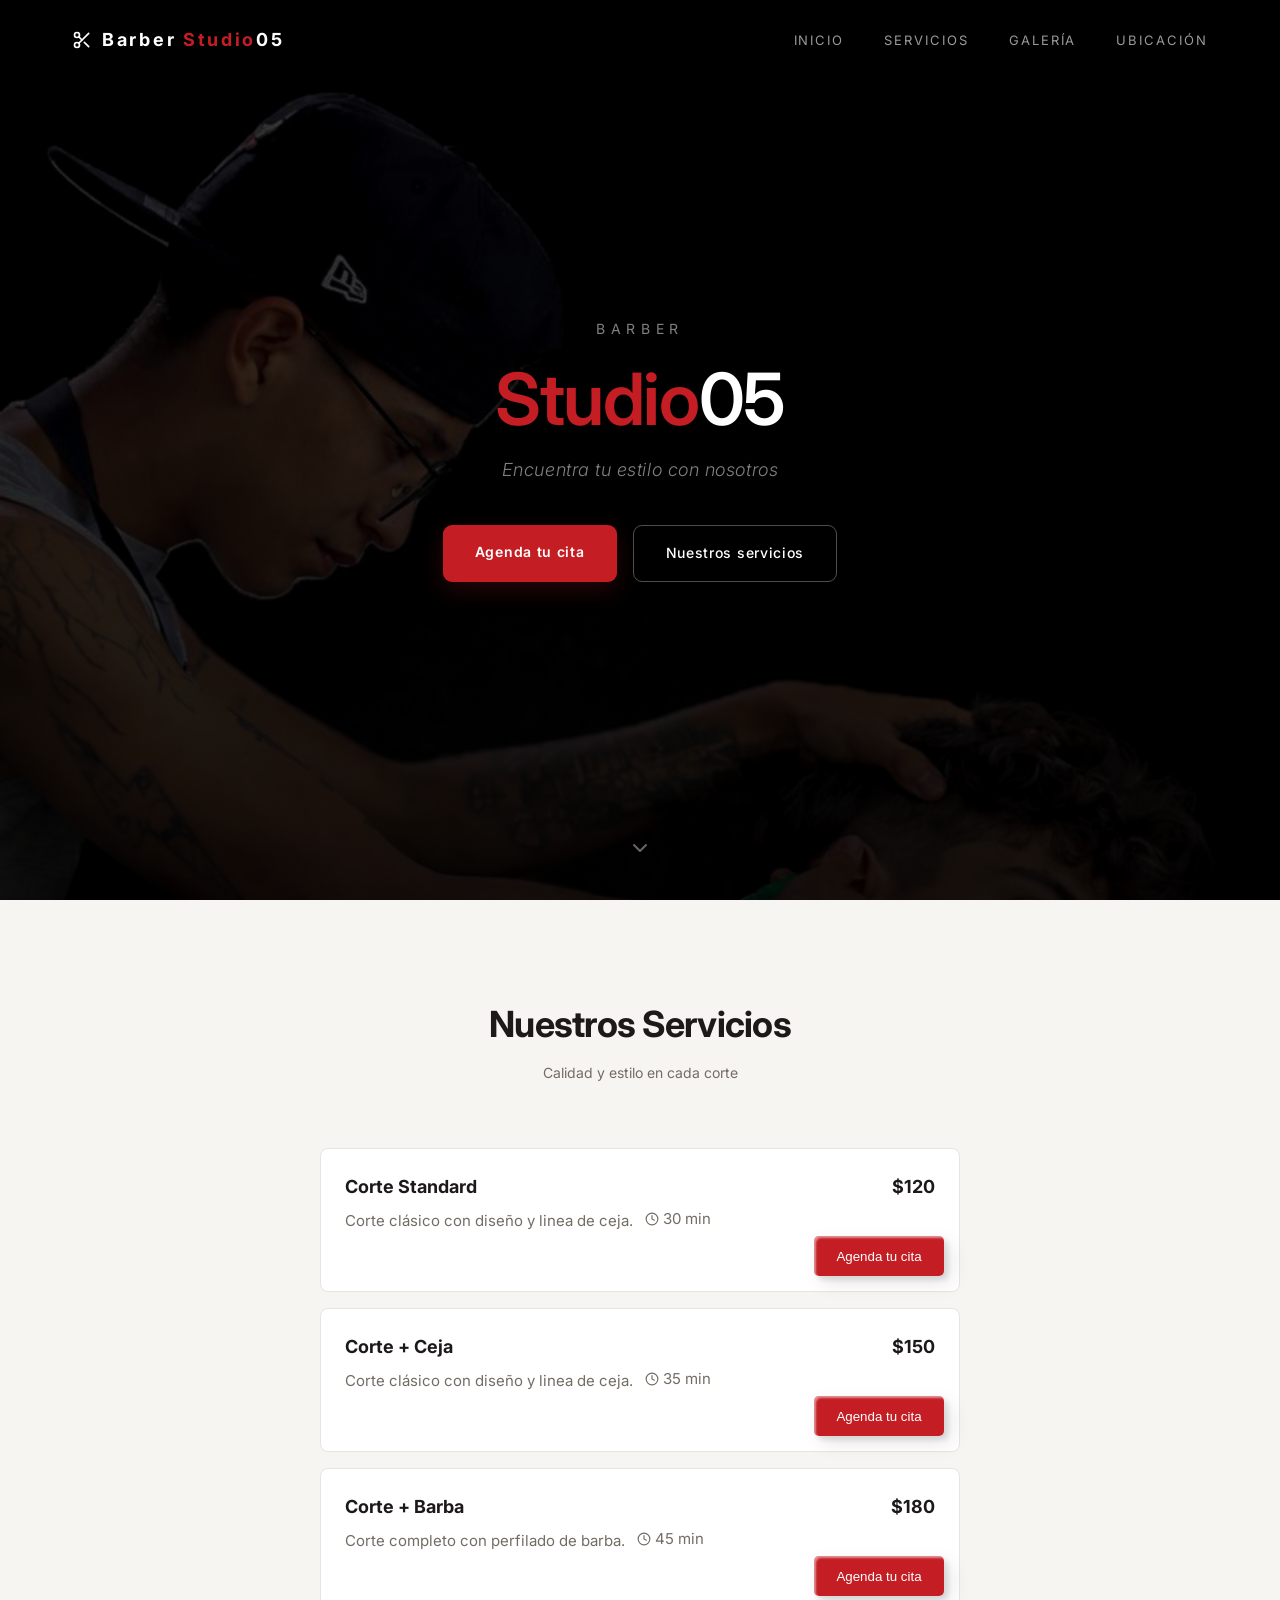
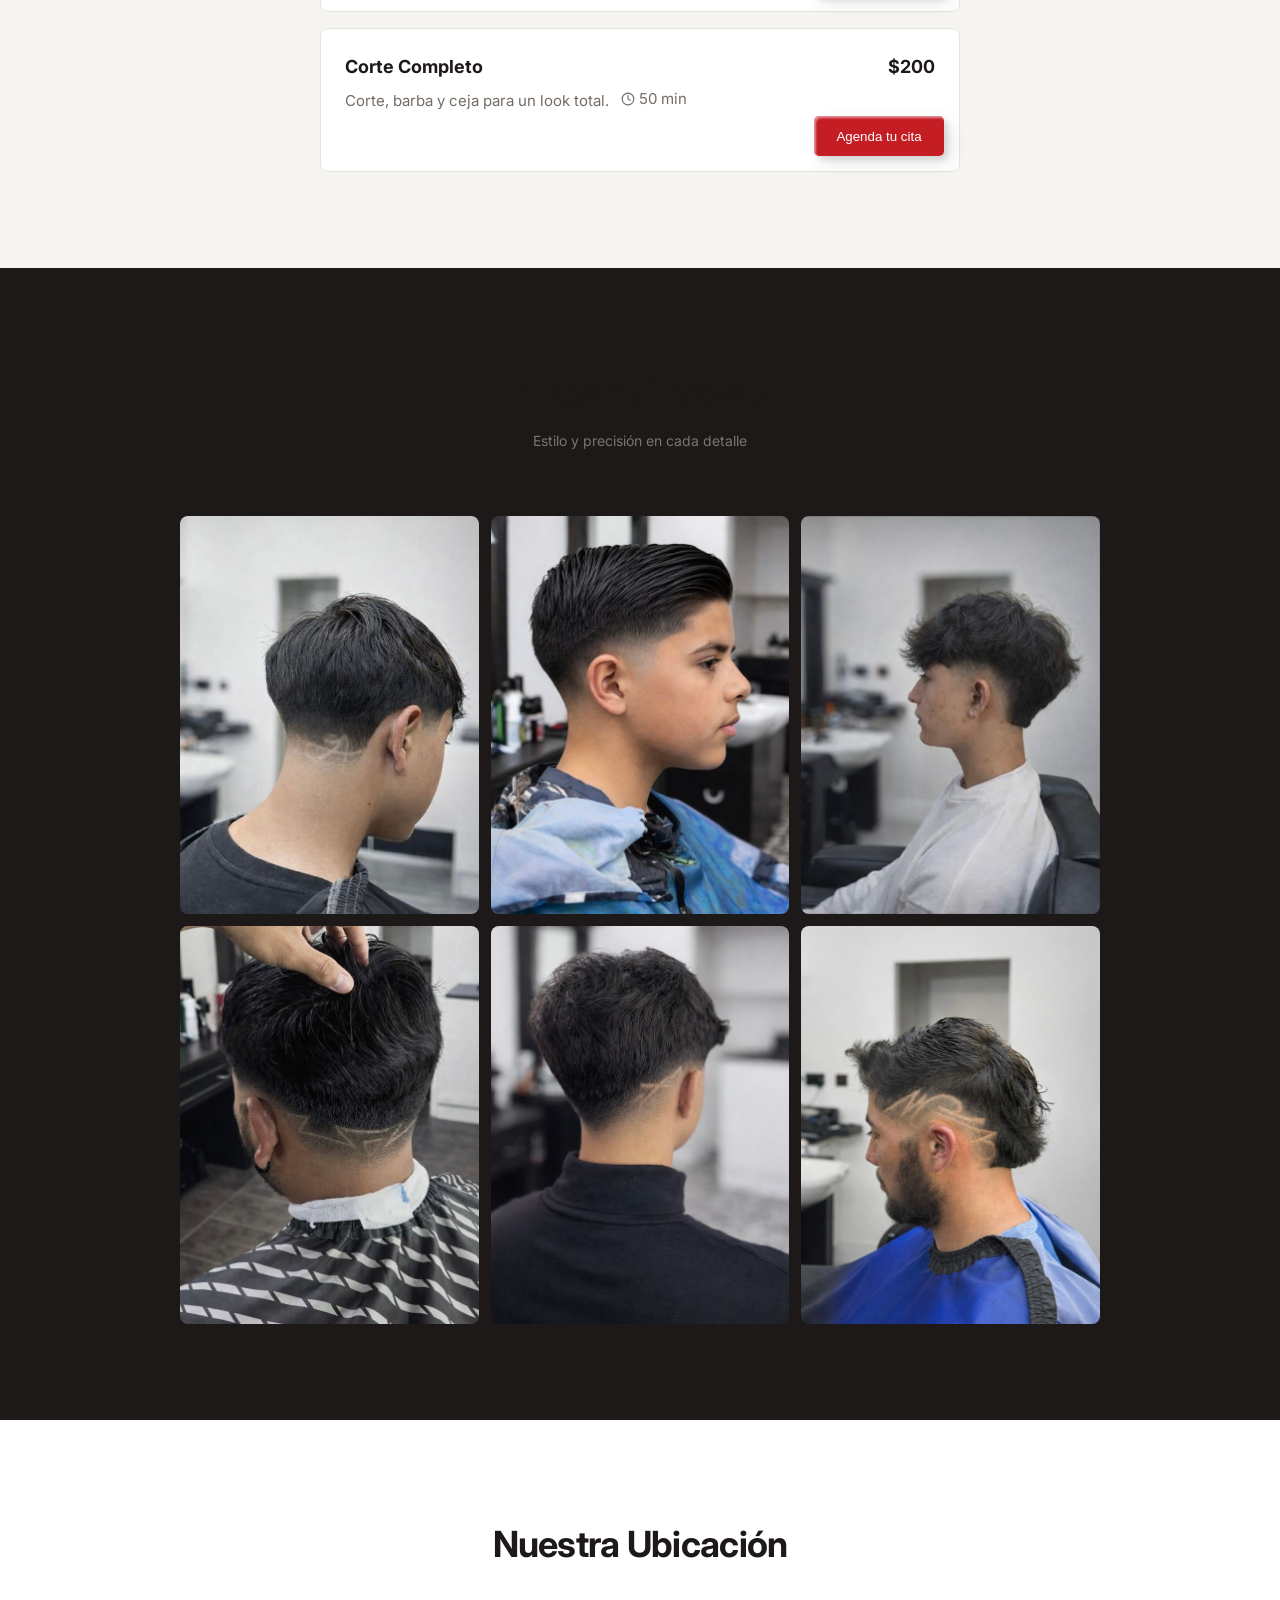
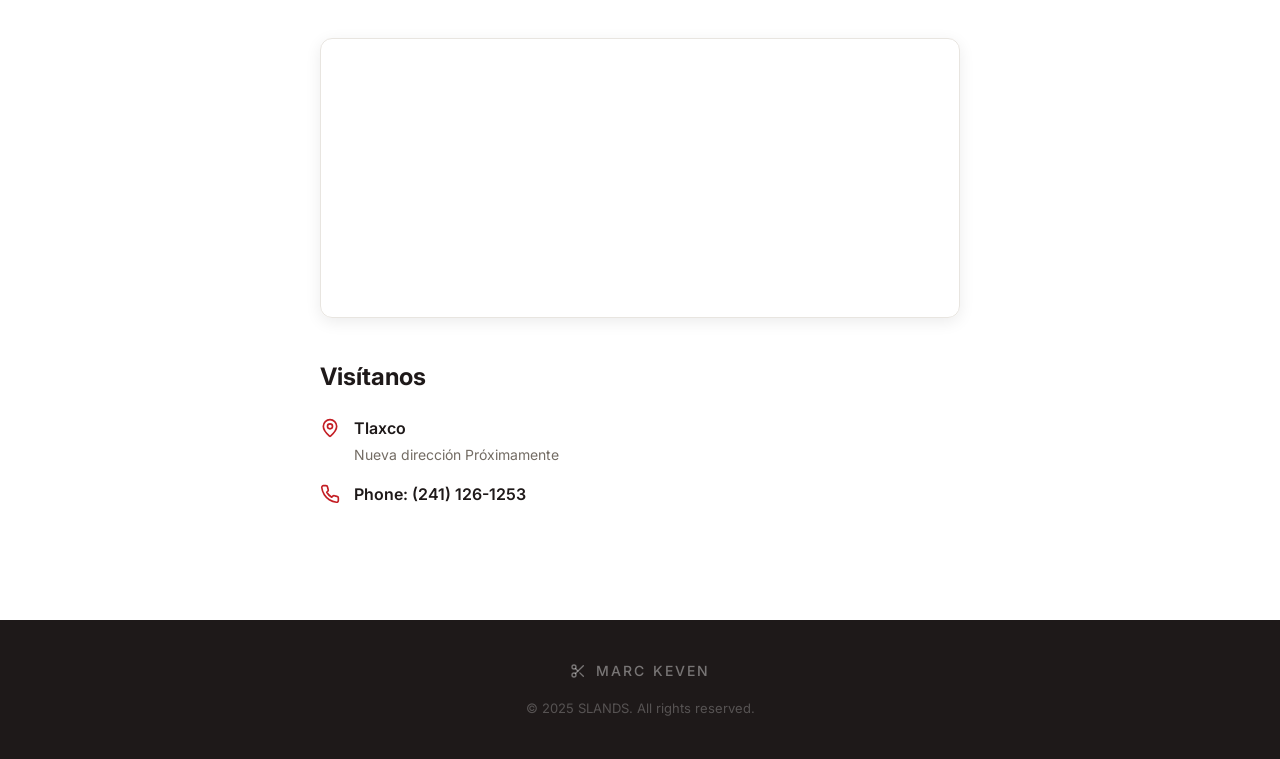
<file: index.html>
<!DOCTYPE html>
<html lang="es">
<head>
  <!-- ============================================
       MARC KEVEN BARBER SHOP - Landing Page
       ============================================
       A simple, performance-first one-page site.
       Files:
         - index.html  (this file - structure)
         - styles.css   (all the styling)
         - script.js    (interactivity)
       ============================================ -->

  <meta charset="UTF-8" />
  <!-- Makes the page look correct on mobile phones -->
  <meta name="viewport" content="width=device-width, initial-scale=1.0" />
  <!-- Page title shown in browser tab -->
  <title>Barber Studio 05</title>
  <!-- Short description for search engines -->
  <meta name="description" content="Marc Keven Barber Shop en Tlaxco. Encuentra tu estilo con nosotros." />

  <!-- ====== PERFORMANCE: Preconnect to image hosts ======
       This tells the browser to start connecting to these
       servers early, so images load faster later. -->
  <link rel="preconnect" href="https://images.unsplash.com" />
  <link rel="preconnect" href="https://images.pexels.com" />
  <link rel="preconnect" href="https://fonts.googleapis.com" />
  <link rel="preconnect" href="https://fonts.gstatic.com" crossorigin />

  <!-- ====== FONT ======
       Inter - a clean, modern font that looks great
       on screens. We load weights 300-800. -->
  <link
    href="https://fonts.googleapis.com/css2?family=Inter:wght@300;400;500;600;700;800&display=swap"
    rel="stylesheet"
  />

  <!-- ====== STYLESHEET ======
       All our custom styles live in styles.css -->
  <link rel="stylesheet" href="style.css" />
  <!-- <link rel="stylesheet" href="styles2.css" /> -->
</head>

<body>

  <!-- ============================================
       HEADER
       ============================================
       Fixed at the top of the page.
       - Starts transparent over the hero image
       - Turns dark when you scroll down
       - Has the logo (scissors + text) on the left
       - Desktop: navigation links on the right
       - Mobile: hamburger menu button on the right
       ============================================ -->
  <header id="header" class="header">
    <div class="header-inner">

      <!-- LOGO: Scissors icon + brand name -->
      <a href="#inicio" class="logo">
        <!-- Scissors SVG icon (from Lucide icons) -->
        <svg xmlns="http://www.w3.org/2000/svg" width="20" height="20" viewBox="0 0 24 24" fill="none" stroke="currentColor" stroke-width="2" stroke-linecap="round" stroke-linejoin="round">
          <circle cx="6" cy="6" r="3"/>
          <path d="M8.12 8.12 12 12"/>
          <path d="M20 4 8.12 15.88"/>
          <circle cx="6" cy="18" r="3"/>
          <path d="M14.8 14.8 20 20"/>
        </svg>
        <span>Barber <span class="red">Studio</span>05</span>
      </a>

      <!-- DESKTOP NAVIGATION (hidden on mobile via CSS) -->
      <nav class="nav-desktop">
        <a href="#inicio">Inicio</a>
        <a href="#servicios">Servicios</a>
        <a href="#galeria">Galería</a>
        <a href="#ubicacion">Ubicación</a>
      </nav>

      <!-- HAMBURGER BUTTON (visible only on mobile) -->
      <button id="menu-open-btn" class="hamburger-btn" aria-label="Abrir menú">
        <!-- Three horizontal lines icon -->
        <svg xmlns="http://www.w3.org/2000/svg" width="24" height="24" viewBox="0 0 24 24" fill="none" stroke="currentColor" stroke-width="2" stroke-linecap="round" stroke-linejoin="round">
          <line x1="4" x2="20" y1="12" y2="12"/>
          <line x1="4" x2="20" y1="6" y2="6"/>
          <line x1="4" x2="20" y1="18" y2="18"/>
        </svg>
      </button>
    </div>
  </header>


  <!-- ============================================
       MOBILE MENU (slide-in overlay)
       ============================================
       Hidden by default. When the hamburger is
       clicked, JavaScript adds the "open" class
       which slides it in from the right.
       ============================================ -->
  <div id="mobile-menu" class="mobile-menu">

    <!-- Dark overlay behind the menu -->
    <div id="menu-overlay" class="menu-overlay"></div>

    <!-- Menu panel that slides in -->
    <div class="menu-panel">

      <!-- Close button (X icon) -->
      <button id="menu-close-btn" class="menu-close-btn" aria-label="Cerrar menú">
        <svg xmlns="http://www.w3.org/2000/svg" width="24" height="24" viewBox="0 0 24 24" fill="none" stroke="currentColor" stroke-width="2" stroke-linecap="round" stroke-linejoin="round">
          <path d="M18 6 6 18"/>
          <path d="m6 6 12 12"/>
        </svg>
      </button>

      <!-- Logo inside the menu -->
      <div class="menu-logo">
        <svg xmlns="http://www.w3.org/2000/svg" width="20" height="20" viewBox="0 0 24 24" fill="none" stroke="currentColor" stroke-width="2" stroke-linecap="round" stroke-linejoin="round" style="color:#C41E24">
          <circle cx="6" cy="6" r="3"/>
          <path d="M8.12 8.12 12 12"/>
          <path d="M20 4 8.12 15.88"/>
          <circle cx="6" cy="18" r="3"/>
          <path d="M14.8 14.8 20 20"/>
        </svg>
        <span>Barber <span class="red">Studio</span>05</span>
      </div>

      <!-- Navigation links -->
      <nav class="menu-nav">
        <a href="#inicio" class="menu-link">Inicio</a>
        <a href="#servicios" class="menu-link">Servicios</a>
        <a href="#galeria" class="menu-link">Galería</a>
        <a href="#ubicacion" class="menu-link">Ubicación</a>
      </nav>

      <!-- CTA button at the bottom of the menu -->
      <a href="#servicios"  class="menu-cta menu-link">
        AGENDA TU CITA
      </a>
    </div>
  </div>


  <!-- ============================================
       HERO SECTION
       ============================================
       Full-screen section with:
       - Background photo of a barber at work
       - Dark overlay so text is readable
       - Barber name, subtitle, tagline
       - Two buttons: reservation + services
       ============================================ -->
  <section id="inicio" class="hero">

    <!-- Background image (set via CSS for performance) -->
    <div class="hero-bg" style="background-image: url('img/baberBackground.jpeg');"></div>

    <!-- Dark gradient overlay -->
    <div class="hero-overlay"></div>

    <!-- Text content centered on the hero -->
    <div class="hero-content">
      <!-- Small label -->
      <p class="hero-subtitle fade-up delay-1">BARBER</p>
      <!-- Big name -->
      <h1 class="hero-title fade-up delay-2"> <span class="red">Studio</span>05</h1>
      <!-- Tagline -->
      <p class="hero-tagline fade-up delay-3">Encuentra tu estilo con nosotros</p>

      <!-- Buttons -->
      <div class="hero-buttons fade-up delay-4">
        <!-- Primary: links to WhatsApp for reservations -->
        <!-- CHANGE THIS LINK to your own booking URL -->
        <a href="Booking/Booking.html" target="_blank" rel="noopener noreferrer" class="btn-primary">
          Agenda tu cita
        </a>
        <!-- Secondary: scrolls down to services -->
        <a href="#servicios" class="btn-secondary">
          Nuestros servicios
        </a>
      </div>
    </div>

    <!-- Small bouncing arrow at the bottom -->
    <a href="#servicios" class="scroll-indicator" aria-label="Ver más">
      <svg xmlns="http://www.w3.org/2000/svg" width="24" height="24" viewBox="0 0 24 24" fill="none" stroke="currentColor" stroke-width="2" stroke-linecap="round" stroke-linejoin="round">
        <path d="m6 9 6 6 6-6"/>
      </svg>
    </a>
  </section>


  <!-- ============================================
       SERVICES SECTION
       ============================================
       Shows the list of barber services.
       Each card has: name, price, description, time.
       
       TO EDIT SERVICES:
       Just change the text inside each card below.
       Copy a card to add a new service.
       Delete a card to remove a service.
       ============================================ -->
  <section id="servicios" class="services">
    <div class="container">

      <!-- Section title -->
      <div class="section-header reveal">
        <h2>Nuestros Servicios</h2>
        <p class="section-subtitle">Calidad y estilo en cada corte</p>
      </div>

      <!-- Service cards -->
      <div class="services-list">

        <!-- SERVICE 1: Corte Standard -->
        <div class="service-card reveal">
          <div class="service-top">
            <h3 class="service-name">Corte Standard</h3>
            <span class="service-price">$120</span>
          </div>
          <p class="service-desc">
            Corte clásico con diseño y linea de ceja.
            <span class="service-time">
              <svg xmlns="http://www.w3.org/2000/svg" width="14" height="14" viewBox="0 0 24 24" fill="none" stroke="currentColor" stroke-width="2" stroke-linecap="round" stroke-linejoin="round"><circle cx="12" cy="12" r="10"/><polyline points="12 6 12 12 16 14"/></svg>
              30 min
            </span>
          </p>
          <button class="custom-btn btn-5"><a href="Booking/Booking.html">Agenda tu cita</a></button>
        </div>

        <!-- SERVICE 2: Corte + Ceja -->
        <div class="service-card reveal">
          <div class="service-top">
            <h3 class="service-name">Corte + Ceja</h3>
            <span class="service-price">$150</span>
          </div>
          <p class="service-desc">
            Corte clásico con diseño y linea de ceja.
            <span class="service-time">
              <svg xmlns="http://www.w3.org/2000/svg" width="14" height="14" viewBox="0 0 24 24" fill="none" stroke="currentColor" stroke-width="2" stroke-linecap="round" stroke-linejoin="round"><circle cx="12" cy="12" r="10"/><polyline points="12 6 12 12 16 14"/></svg>
              35 min
            </span>
          </p>
          <button class="custom-btn btn-5"><a href="Booking/Booking.html">Agenda tu cita</a></button>
        </div>

        <!-- SERVICE 3: Corte + Barba -->
        <div class="service-card reveal">
          <div class="service-top">
            <h3 class="service-name">Corte + Barba</h3>
            <span class="service-price">$180</span>
          </div>
          <p class="service-desc">
            Corte completo con perfilado de barba.
            <span class="service-time">
              <svg xmlns="http://www.w3.org/2000/svg" width="14" height="14" viewBox="0 0 24 24" fill="none" stroke="currentColor" stroke-width="2" stroke-linecap="round" stroke-linejoin="round"><circle cx="12" cy="12" r="10"/><polyline points="12 6 12 12 16 14"/></svg>
              45 min
            </span>
          </p>
          <button class="custom-btn btn-5"><a href="Booking/Booking.html">Agenda tu cita</a></button>
        </div>

        <!-- SERVICE 4: Corte Completo -->
        <div class="service-card reveal">
          <div class="service-top">
            <h3 class="service-name">Corte Completo</h3>
            <span class="service-price">$200</span>
          </div>
          <p class="service-desc">
            Corte, barba y ceja para un look total.
            <span class="service-time">
              <svg xmlns="http://www.w3.org/2000/svg" width="14" height="14" viewBox="0 0 24 24" fill="none" stroke="currentColor" stroke-width="2" stroke-linecap="round" stroke-linejoin="round"><circle cx="12" cy="12" r="10"/><polyline points="12 6 12 12 16 14"/></svg>
              50 min
            </span>
          </p>
          <button class="custom-btn btn-5"><a href="Booking/Booking.html">Agenda tu cita</a></button>
        </div>

      </div><!-- /services-list -->
    </div><!-- /container -->
  </section>


  <!-- ============================================
       GALLERY SECTION
       ============================================
       Shows 6 photos of barber work.
       
       PERFORMANCE NOTES:
       - loading="lazy" = browser only loads images
         when the user scrolls near them
       - decoding="async" = browser decodes images
         without blocking the page
       - Images use small sizes (w=600) for speed
       
       TO CHANGE IMAGES:
       Replace the src="..." with your own image URLs.
       Keep the loading="lazy" for performance!
       ============================================ -->
  <section id="galeria" class="gallery">
    <div class="container-wide">

      <!-- Section title -->
      <div class="section-header reveal">
        <h2 class="text-white">Nuestro Trabajo</h2>
        <p class="section-subtitle text-white-muted">Estilo y precisión en cada detalle</p>
      </div>

      <!-- Photo grid: 2 columns on mobile, 3 on desktop -->
      <div class="gallery-grid">

        <!-- PHOTO 1 -->
        <div class="gallery-item reveal">
          <img
            src="img/example1.jpeg"
            alt="Corte clásico en barbería"
            loading="lazy"
            decoding="async"
          />
        </div>

        <!-- PHOTO 2 -->
        <div class="gallery-item reveal">
          <img
            src="img/example5.jpeg"
            alt="Estilo moderno profesional"
            loading="lazy"
            decoding="async"
          />
        </div>

        <!-- PHOTO 3 -->
        <div class="gallery-item reveal">
          <img
            src="img/example3.jpeg"
            alt="Barbero trabajando con cliente"
            loading="lazy"
            decoding="async"
          />
        </div>

        <!-- PHOTO 4 -->
        <div class="gallery-item reveal">
          <img
            src="img/example7.jpeg"
            alt="Perfilado de barba"
            loading="lazy"
            decoding="async"
          />
        </div>

        <!-- PHOTO 5 -->
        <div class="gallery-item reveal">
          <img
            src="img/example2.jpeg"
            alt="Corte fade profesional"
            loading="lazy"
            decoding="async"
          />
        </div>

        <!-- PHOTO 6 -->
        <div class="gallery-item reveal">
          <img
            src="img/example6.jpeg"
            alt="Estilo moderno con barba"
            loading="lazy"
            decoding="async"
          />
        </div>

      </div><!-- /gallery-grid -->
    </div><!-- /container-wide -->
  </section>


    <!-- ============================================
       LOCATION SECTION
       ============================================
       Shows where the shop is:
       - Embedded Google Map of Tlaxco
       - Address and phone number
       
       TO CHANGE LOCATION:
       Update the Google Maps iframe src URL.
       Change the address and phone text below.
       ============================================ -->
  <section id="ubicacion" class="location">
    <div class="container">

      <!-- Section title -->
      <div class="section-header reveal">
        <h2>Nuestra Ubicación</h2>
      </div>

      <!-- Embedded Google Map (placeholder loaded via JS for Lite mode) -->
      <div id="map-container"
           class="map-container reveal"
           data-src="https://maps.google.com/maps?q=Tlaxco+Tlaxcala+Mexico&t=&z=14&ie=UTF8&iwloc=&output=embed"
           data-img="https://upload.wikimedia.org/wikipedia/commons/thumb/d/d6/Mexico_Tlaxcala_Tlaxco_location_map.svg/640px-Mexico_Tlaxcala_Tlaxco_location_map.svg.png"
           style="height:280px;">
        <!-- The map iframe or static fallback image will be inserted here by script.js -->
      </div>

      <!-- Address and phone info -->
      <div class="contact-info reveal">
        <h3 class="contact-title">Visítanos</h3>

        <!-- Address -->
        <div class="contact-row">
          <!-- Map pin icon -->
          <svg xmlns="http://www.w3.org/2000/svg" width="20" height="20" viewBox="0 0 24 24" fill="none" stroke="currentColor" stroke-width="2" stroke-linecap="round" stroke-linejoin="round" class="icon-red">
            <path d="M20 10c0 4.993-5.539 10.193-7.399 11.799a1 1 0 0 1-1.202 0C9.539 20.193 4 14.993 4 10a8 8 0 0 1 16 0"/>
            <circle cx="12" cy="10" r="3"/>
          </svg>
          <div>
            <p class="contact-main">Tlaxco</p>
            <p class="contact-sub">Nueva dirección Próximamente</p>
          </div>
        </div>

        <!-- Phone -->
        <div class="contact-row">
          <!-- Phone icon -->
          <svg xmlns="http://www.w3.org/2000/svg" width="20" height="20" viewBox="0 0 24 24" fill="none" stroke="currentColor" stroke-width="2" stroke-linecap="round" stroke-linejoin="round" class="icon-red">
            <path d="M22 16.92v3a2 2 0 0 1-2.18 2 19.79 19.79 0 0 1-8.63-3.07 19.5 19.5 0 0 1-6-6 19.79 19.79 0 0 1-3.07-8.67A2 2 0 0 1 4.11 2h3a2 2 0 0 1 2 1.72 12.84 12.84 0 0 0 .7 2.81 2 2 0 0 1-.45 2.11L8.09 9.91a16 16 0 0 0 6 6l1.27-1.27a2 2 0 0 1 2.11-.45 12.84 12.84 0 0 0 2.81.7A2 2 0 0 1 22 16.92z"/>
          </svg>
          <!-- CHANGE THIS to your phone number -->
          <a href="tel:+522411261253" class="contact-main contact-link">
            Phone: (241) 126-1253
          </a>
        </div>
      </div>

    </div><!-- /container -->
  </section>

  <!-- ============================================
       FOOTER
       ============================================
       Simple dark footer with logo and copyright.
       CHANGE the copyright text below as needed.
       ============================================ -->
  <footer class="footer">
    <div class="footer-inner">
      <!-- Small logo -->
      <div class="footer-logo">
        <svg xmlns="http://www.w3.org/2000/svg" width="16" height="16" viewBox="0 0 24 24" fill="none" stroke="currentColor" stroke-width="2" stroke-linecap="round" stroke-linejoin="round">
          <circle cx="6" cy="6" r="3"/>
          <path d="M8.12 8.12 12 12"/>
          <path d="M20 4 8.12 15.88"/>
          <circle cx="6" cy="18" r="3"/>
          <path d="M14.8 14.8 20 20"/>
        </svg>
        <span>MARC KEVEN</span>
      </div>
      <!-- Copyright -->
      <p class="footer-copy">&copy; 2025 SLANDS. All rights reserved.</p>
    </div>
  </footer>


  <!-- ====== JAVASCRIPT ======
       All interactivity is in script.js.
       Loaded at the end of body so the HTML
       is already ready when the script runs. -->
  <script src="script.js"></script>

</body>
</html>
</file>
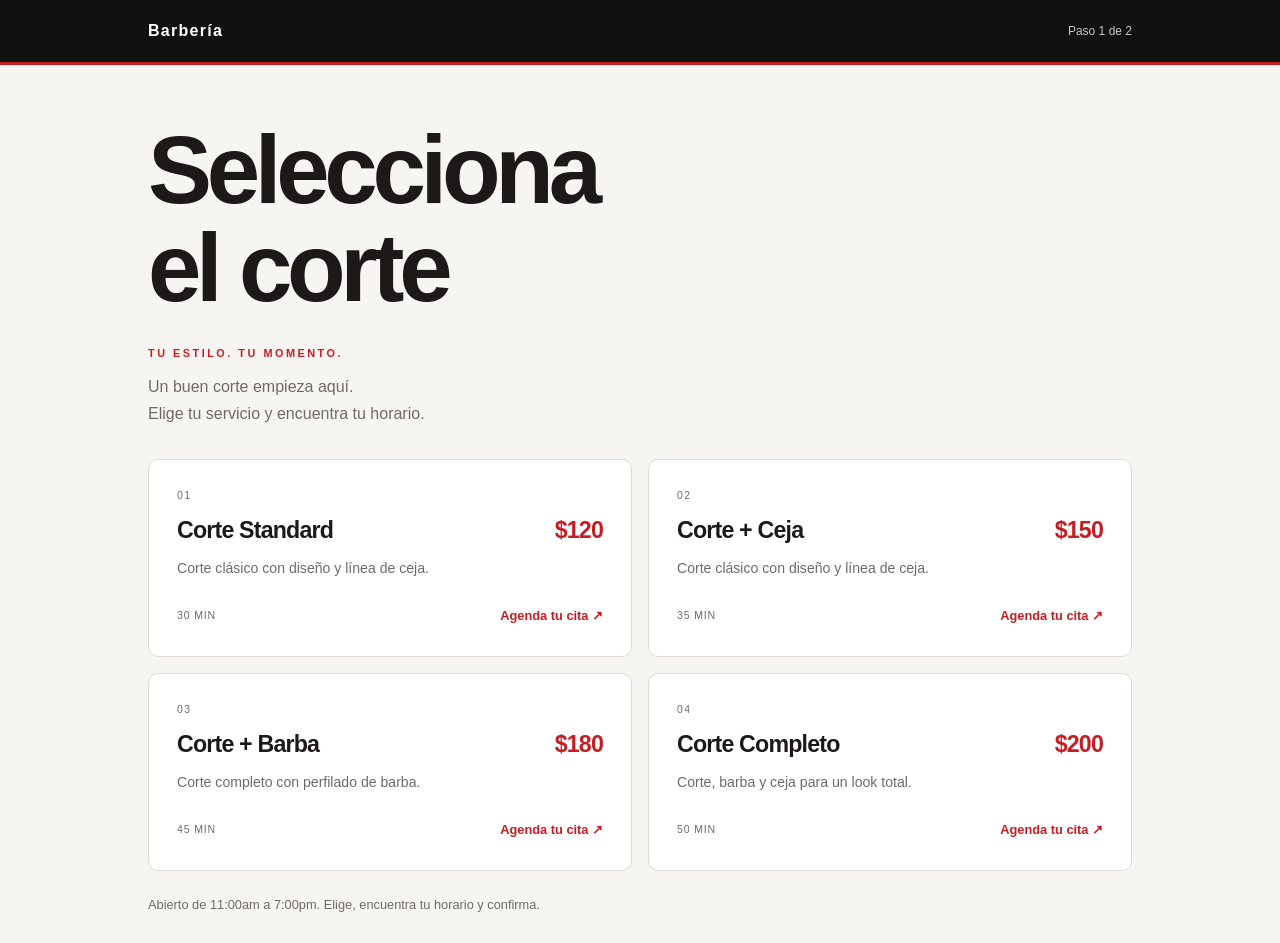
<file: Booking/index.html>
<!DOCTYPE html>
<html lang="es">
<head>
<meta charset="utf-8">
<meta name="viewport" content="width=device-width, initial-scale=1, viewport-fit=cover">
<meta name="theme-color" content="#111111">
<title>Selecciona el corte — Barbería</title>
<meta name="description" content="Agenda tu cita en línea. Elige el corte y aparta tu horario.">
<link rel="stylesheet" href="styles.css?v=3">
</head>
<body>
<noscript><p class="shell">Activa JavaScript para consultar horarios y agendar tu cita.</p></noscript>

<header class="masthead">
  <div class="shell masthead__bar">
    <p class="masthead__name" id="shopName">Barbería</p>
    <span class="masthead__note">Paso 1 de 2</span>
  </div>
  <div class="pole"></div>
</header>

<main class="shell services-page">
  <h1 class="page-title">Selecciona<br>el corte</h1>
  <p class="eyebrow">TU ESTILO. TU MOMENTO.</p><p class="page-sub">Un buen corte empieza aquí.<br>Elige tu servicio y encuentra tu horario.</p>

  <div class="board" id="board" aria-label="Servicios disponibles"></div>

  <p class="footnote" id="hours">Abierto de 11:00am a 7:00pm.</p>
</main>

<p class="shell mode-note" id="modeNote" hidden></p>
<div class="curtain" id="curtain" aria-hidden="true"></div>

<script src="config.js?v=3"></script>
<script src="time.js?v=3"></script>
<script src="api.js?v=3"></script>
<script src="page-servicios.js?v=3"></script>
</body>
</html>
</file>
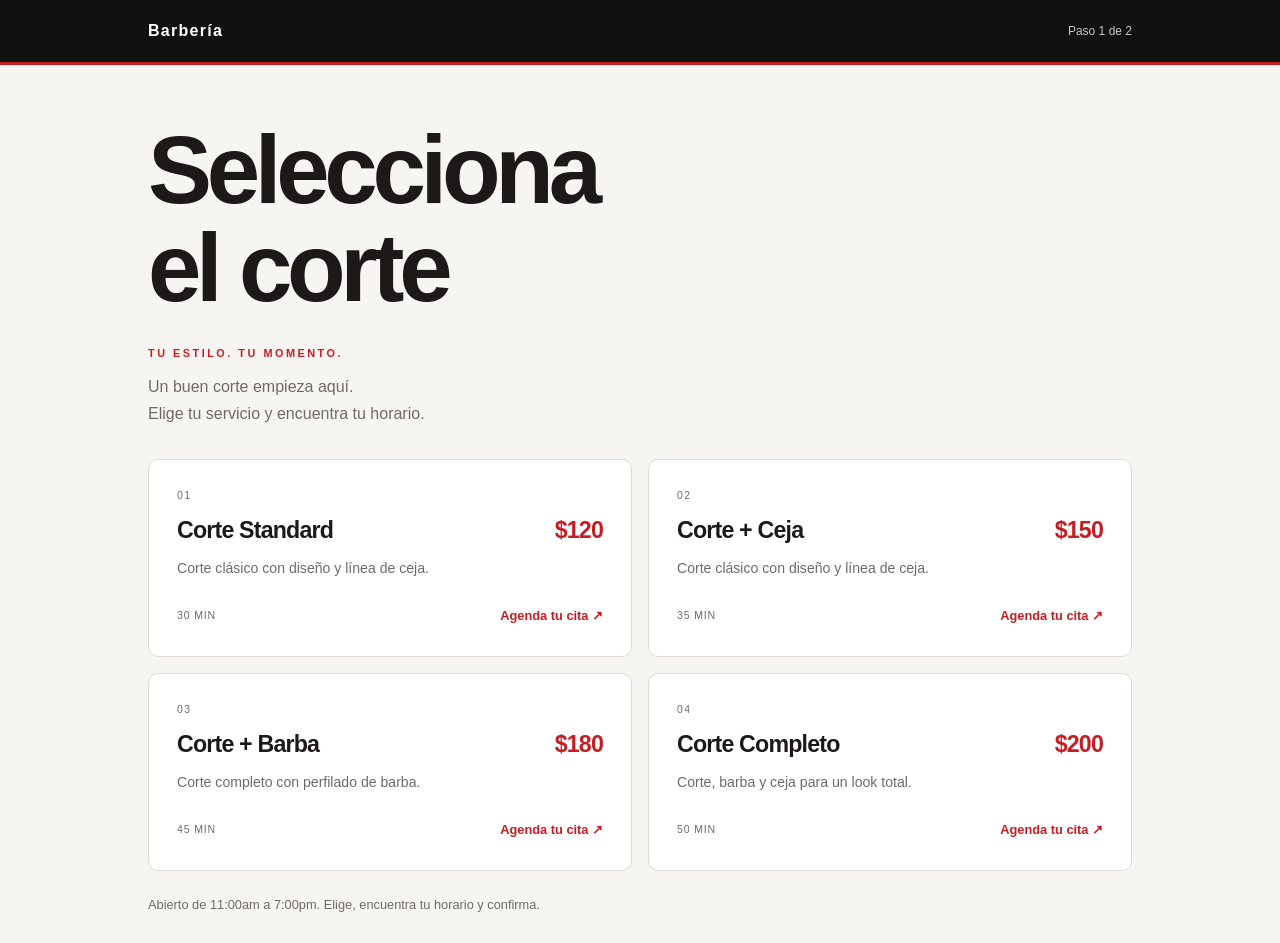
<file: Booking/agenda.html>
<!DOCTYPE html>
<html lang="es">
<head>
<meta charset="utf-8">
<meta name="viewport" content="width=device-width, initial-scale=1, viewport-fit=cover">
<meta name="theme-color" content="#111111">
<title>Aparta tu cita — Barbería</title>
<link rel="stylesheet" href="styles.css?v=3">
</head>
<body>
<noscript><p class="shell">Activa JavaScript para consultar horarios y agendar tu cita.</p></noscript>

<!-- Pantalla de carga mientras n8n consulta Outlook -->
<div class="loader" id="loader" role="status" aria-live="polite">
  <div class="loader__pole"><div class="pole pole--spin"></div></div>
  <p class="loader__text">Revisando la agenda</p>
  <p class="loader__hint" id="loaderHint">Estamos consultando los horarios ocupados.</p>
</div>

<header class="masthead">
  <div class="shell masthead__bar">
    <p class="masthead__name" id="shopName">Barbería</p>
    <span class="masthead__note">Paso 2 de 2</span>
  </div>
  <div class="pole"></div>
</header>

<main class="shell" id="main" hidden>
  <h1 class="page-title">Aparta<br>tu cita</h1>

  <button type="button" class="chip-service" id="chipService">
    <span class="chip-service__label">Tipo de corte: <b id="chipName">—</b></span>
    <span class="chip-service__swap">Cambiar</span>
  </button>

  <p class="calendar-help" id="calendarHelp"></p><p class="mode-note" id="modeNote" hidden></p>
  <nav class="week-nav" id="weekNav" aria-label="Elige uno de los próximos siete días"></nav>
  <div class="strip-wrap">
    <div class="strip" id="strip" tabindex="0" role="region" aria-label="Disponibilidad de los próximos siete días"></div>
  </div>

  <div class="legend">
    <span><i class="i-free"></i> Disponible</span>
    <span><i class="i-busy"></i> Ocupado</span>
  </div>

  <section class="confirm" id="confirm" aria-live="polite">
    <p class="confirm__empty" id="confirmEmpty">Toca un horario disponible para apartarlo.</p>
  </section>
</main>

<!-- Confirmación final -->
<main class="shell done" id="done" hidden>
  <div class="pole" style="max-width:120px"></div>
  <h1 class="done__title">¡Cita agendada!</h1>
  <p class="done__body" id="doneBody"></p>
  <a class="done__again" href="index.html">Agendar otra cita</a>
</main>

<script src="config.js?v=3"></script>
<script src="time.js?v=3"></script>
<script src="api.js?v=3"></script>
<script src="page-agenda.js?v=3"></script>
</body>
</html>
</file>
<file: style.css>
/* ============================================
   MARC KEVEN BARBER SHOP - Styles
   ============================================
   Organized by section. Mobile-first approach:
   we write styles for mobile first, then add
   @media queries for larger screens.

   TABLE OF CONTENTS:
   1. Reset & Base
   2. Header
   3. Mobile Menu
   4. Hero Section
   5. Services Section
   6. Gallery Section
   7. Location Section
   8. Footer
   9. Animations
   10. Scrollbar & Selection
   ============================================ */


/* ============================================
   1. RESET & BASE STYLES
   ============================================
   Remove browser defaults and set up the
   foundation for our design.
   ============================================ */

/* Remove default margins and paddings */
* {
  margin: 0;
  padding: 0;
  box-sizing: border-box; /* Makes width include padding */
}

/* Smooth scrolling when clicking anchor links */
html {
  scroll-behavior: smooth;
}

/* Base body styles */
body {
  font-family: "Inter", -apple-system, BlinkMacSystemFont, sans-serif;
  color: #1e1919;              /* Dark brown-black for text */
  background-color: #f7f5f2;   /* Warm off-white background */
  line-height: 1.6;            /* Comfortable line spacing */
  -webkit-font-smoothing: antialiased; /* Smoother fonts on Mac */
  overflow-x: hidden;          /* Prevent horizontal scroll */
}

/* Remove link underlines globally */
a {
  text-decoration: none;
  color: inherit;
}

/* Make images responsive by default */
img {
  max-width: 100%;
  height: auto;
  display: block;
}


/* ============================================
   2. HEADER
   ============================================
   Fixed at top. Transparent at first, then
   turns dark when scrolling (via JavaScript
   adding the "scrolled" class).
   ============================================ */

.header {
  position: fixed;             /* Stays at top while scrolling */
  top: 0;
  left: 0;
  right: 0;
  z-index: 100;                /* On top of everything */
  transition: background-color 0.5s ease,
              border-color 0.5s ease;
  background-color: transparent;
  border-bottom: 1px solid transparent;
}

/* When the user scrolls, JS adds this class */
.header.scrolled {
  background-color: rgba(10, 10, 10, 0.95);
  backdrop-filter: blur(12px);   /* Frosted glass effect */
  -webkit-backdrop-filter: blur(12px);
  border-bottom-color: rgba(255, 255, 255, 0.05);
}

/* Inner container: logo on left, nav on right */
.header-inner {
  max-width: 1200px;
  margin: 0 auto;
  padding: 0 20px;
  display: flex;
  align-items: center;
  justify-content: space-between;
  height: 64px;                /* Header height on mobile */
}

/* Logo: scissors icon + text */
.logo {
  display: flex;
  align-items: center;
  gap: 10px;
  color: white;
}

.logo span {
  font-weight: 700;
  font-size: 16px;
  letter-spacing: 0.15em;      /* Wide letter spacing */
}

/* Desktop navigation links (hidden on mobile) */
.nav-desktop {
  display: none;               /* Hidden by default (mobile) */
}

.nav-desktop a {
  color: rgba(255, 255, 255, 0.6);
  font-size: 13px;
  letter-spacing: 0.15em;
  text-transform: uppercase;
  transition: color 0.3s ease;
  position: relative;
}

/* Hover: text turns white */
.nav-desktop a:hover {
  color: white;
}

/* Red underline on hover */
.nav-desktop a::after {
  content: "";
  position: absolute;
  bottom: -4px;
  left: 0;
  width: 0;
  height: 1px;
  background: #C41E24;
  transition: width 0.3s ease;
}

.nav-desktop a:hover::after {
  width: 100%;
}

/* Hamburger button (mobile only) */
.hamburger-btn {
  display: flex;               /* Visible on mobile */
  align-items: center;
  justify-content: center;
  background: none;
  border: none;
  color: rgba(255, 255, 255, 0.8);
  cursor: pointer;
  padding: 8px;
  transition: color 0.3s ease;
}

.hamburger-btn:hover {
  color: white;
}

/* DESKTOP: Show nav links, hide hamburger */
@media (min-width: 768px) {
  .header-inner {
    height: 80px;              /* Taller header on desktop */
    padding: 0 32px;
  }

  .nav-desktop {
    display: flex;             /* Show desktop nav */
    align-items: center;
    gap: 40px;
  }

  .hamburger-btn {
    display: none;             /* Hide hamburger on desktop */
  }

  .logo span {
    font-size: 18px;
  }
}


/* ============================================
   3. MOBILE MENU
   ============================================
   A slide-in panel from the right.
   Hidden by default, shown when JS adds
   the "open" class.
   ============================================ */

.mobile-menu {
  position: fixed;
  top: 0;
  left: 0;
  right: 0;
  bottom: 0;
  z-index: 200;                /* Above everything including header */
  pointer-events: none;        /* Don't block clicks when hidden */
  visibility: hidden;
}

/* When menu is open */
.mobile-menu.open {
  pointer-events: auto;        /* Allow clicks */
  visibility: visible;
}

/* Dark semi-transparent overlay behind menu */
.menu-overlay {
  position: absolute;
  inset: 0;
  background: rgba(0, 0, 0, 0.2);
  opacity: 0;
  transition: opacity 0.3s ease;
}

.mobile-menu.open .menu-overlay {
  opacity: 1;
}

/* The actual menu panel sliding from right */
.menu-panel {
  position: absolute;
  top: 0;
  right: 0;
  bottom: 0;
  width: 280px;
  background: #0a0a0a;
  border-left: 1px solid rgba(255, 255, 255, 0.05);
  padding: 64px 32px 40px;
  display: flex;
  flex-direction: column;
  transform: translateX(100%); /* Start off-screen to the right */
  transition: transform 0.35s cubic-bezier(0.16, 1, 0.3, 1);
}

.mobile-menu.open .menu-panel {
  transform: translateX(0);    /* Slide into view */
}

/* Close button */
.menu-close-btn {
  position: absolute;
  top: 16px;
  right: 16px;
  background: none;
  border: none;
  color: rgba(255, 255, 255, 0.7);
  cursor: pointer;
  padding: 8px;
  transition: color 0.3s ease;
}

.menu-close-btn:hover {
  color: white;
}

/* Logo inside mobile menu */
.menu-logo {
  display: flex;
  align-items: center;
  gap: 10px;
  margin-bottom: 48px;
}

.menu-logo span {
  color: white;
  font-weight: 700;
  font-size: 18px;
  letter-spacing: 0.15em;
}

/* Navigation links in mobile menu */
.menu-nav {
  display: flex;
  flex-direction: column;
  gap: 4px;
}

.menu-link {
  color: rgba(255, 255, 255, 0.7);
  font-size: 18px;
  padding: 12px 0;
  border-bottom: 1px solid rgba(255, 255, 255, 0.05);
  transition: color 0.3s ease;
}

.menu-link:hover {
  color: white;
}

/* CTA button at the bottom of mobile menu */
.menu-cta {
  margin-top: auto;            /* Push to bottom */
  display: block;
  text-align: center;
  padding: 14px;
  background: #C41E24;
  color: white;
  font-weight: 600;
  font-size: 14px;
  letter-spacing: 0.1em;
  border-radius: 2px;
  transition: background-color 0.3s ease;
}

.menu-cta:hover {
  background: #a01920;
}


/* ============================================
   4. HERO SECTION
   ============================================
   Full-screen intro with background photo.
   ============================================ */

.hero {
  position: relative;
  min-height: 100vh;           /* Full screen height */
  min-height: 100dvh;          /* Dynamic viewport (better on mobile) */
  display: flex;
  align-items: center;
  justify-content: center;
  overflow: hidden;
}

/* Background image layer */
.hero-bg {
  position: absolute;
  inset: 0;                    /* Same as top/right/bottom/left: 0 */
  background-size: cover;
  background-position: start;
  background-repeat: no-repeat;
}

/* Dark gradient overlay for text readability */
.hero-overlay {
  position: absolute;
  inset: 0;
  background: linear-gradient(
    to bottom,
    rgba(0, 0, 0, 0.50),        /* Lighter at top */
    rgba(0, 0, 0, 0.65),        /* Medium in middle */
    rgba(0, 0, 0, 0.80)         /* Darker at bottom */
  );
}

/* Text content container */
.hero-content {
  position: relative;           /* Above the overlay */
  z-index: 2;
  text-align: center;
  padding: 0 24px;
  max-width: 540px;
}

/* "BARBER" small label */
.hero-subtitle {
  color: rgba(255, 255, 255, 0.5);
  font-size: 1.9rem;
  letter-spacing: 0.4em;
  text-transform: uppercase;
  margin-bottom: 20px;
  font-weight: 400;
}

.red{
  color:#C41E24;
}

/* "Marc Keven" big title */
.hero-title {
  color: white;
  font-size: 2.8rem;           /* ~45px */
  font-weight: 600;
  line-height: 1.05;
  margin-bottom: 20px;
  letter-spacing: -0.02em;     /* Slight tightening */
}

/* Tagline */
.hero-tagline {
  color: rgba(255, 255, 255, 0.5);
  font-size: 16px;
  font-weight: 300;
  font-style: italic;
  letter-spacing: 0.03em;
  margin-bottom: 40px;
}

/* Button container */
.hero-buttons {
  display: flex;
  flex-direction: column;       /* Stack vertically on mobile */
  gap: 12px;
}

/* Primary button: Red background */
.btn-primary {
  display: inline-block;
  padding: 16px 32px;
  background: #C41E24;
  color: white;
  font-weight: 600;
  font-size: 14px;
  letter-spacing: 0.05em;
  border-radius: 9px;
  text-align: center;
  transition: background-color 0.3s ease;
  box-shadow: 0 8px 24px rgba(196, 30, 36, 0.2);
}

.btn-primary:hover {
  background: #a8191e;
}

/* Secondary button: White outline */
.btn-secondary {
  display: inline-block;
  padding: 16px 32px;
  border: 1px solid rgba(255, 255, 255, 0.3);
  color: white;
  font-weight: 500;
  font-size: 14px;
  letter-spacing: 0.05em;
  border-radius: 9px;
  text-align: center;
  transition: background-color 0.3s ease,
              border-color 0.3s ease;
}

.btn-secondary:hover {
  background: rgba(255, 255, 255, 0.1);
  border-color: rgba(255, 255, 255, 0.5);
}

/* Bouncing scroll-down arrow at the bottom */
.scroll-indicator {
  position: absolute;
  bottom: 32px;
  left: 50%;
  transform: translateX(-50%);
  color: rgba(255, 255, 255, 0.4);
  animation: bounce 2s infinite;
  transition: opacity 0.3s ease;
  z-index: 2;
}

.scroll-indicator:hover {
  opacity: 0.7;
}

/* DESKTOP hero adjustments */
@media (min-width: 768px) {
  .hero-title {
    font-size: 4.5rem;         /* Bigger title on desktop */
  }

  .hero-subtitle {
    font-size: 14px;
  }

  .hero-tagline {
    font-size: 18px;
  }

  .hero-buttons {
    flex-direction: row;        /* Side by side on desktop */
    justify-content: center;
    gap: 16px;
  }
}


/* ============================================
   5. SERVICES SECTION
   ============================================
   Cream background, clean card layout.
   ============================================ */

/* Reusable container: max-width + centered */
.container {
  max-width: 680px;
  margin: 0 auto;
  padding: 0 20px;
}

/* Wider container for gallery */
.container-wide {
  max-width: 960px;
  margin: 0 auto;
  padding: 0 20px;
}

.services {
  padding: 64px 0;             /* Vertical spacing */
  background: #f7f5f2;         /* Warm cream color */
}

/* Section header (title + subtitle) */
.section-header {
  text-align: center;
  margin-bottom: 48px;
}

.section-header h2 {
  font-size: 28px;
  font-weight: 700;
  letter-spacing: -0.02em;
  margin-bottom: 8px;
  color: #1e1919;
}

.section-subtitle {
  color: #736c64;              /* Muted brown-gray */
  font-size: 14px;
}

/* Vertical list of service cards */
.services-list {
  display: flex;
  flex-direction: column;
  gap: 12px;
}

/* Individual service card */
.service-card {
  background: white;
  border-radius: 8px;
  border: 1px solid #e8e5e0;
  padding: 20px;
  position: relative;           /* For the red left-border effect */
  transition: border-color 0.3s ease;
  height: 9rem;
}

/* Red left-border accent on hover */
.service-card::before {
  content: "";
  position: absolute;
  left: 0;
  top: 0;
  bottom: 0;
  width: 0;
 
  border-radius: 8px 0 0 8px;
  transition: width 0.3s ease;
}

.service-card:hover::before {
  width: 3px;
}

.service-card:hover {
  border-color: rgba(196, 30, 36, 0.15);
}

/* Top row of card: name on left, price on right */
.service-top {
  display: flex;
  align-items: flex-start;
  justify-content: space-between;
  gap: 16px;
  margin-bottom: 6px;
}

/* Service name */
.service-name {
  font-size: 16px;
  font-weight: 700;
  color: #1e1919;
  transition: color 0.3s ease;
}

.service-card:hover .service-name {
  color: #C41E24;              /* Red on hover */
}

/* Price */
.service-price {
  font-size: 16px;
  font-weight: 700;
  color: #1e1919;
  flex-shrink: 0;              /* Don't squish the price */
}

/* Description text */
.service-desc {
  color: #736c64;
  font-size: 14px;
  line-height: 1.5;
}

/* Duration badge (clock icon + time) */
.service-time {
  display: inline-flex;
  align-items: center;
  gap: 4px;
  margin-left: 8px;
}

/* DESKTOP service adjustments */
@media (min-width: 768px) {
  .services {
    padding: 96px 0;
  }

  .section-header {
    margin-bottom: 64px;
  }

  .section-header h2 {
    font-size: 36px;
  }

  .services-list {
    gap: 16px;
  }

  .service-card {
    padding: 24px;
  }

  .service-name,
  .service-price {
    font-size: 18px;
  }

  .service-desc {
    font-size: 15px;
  }
}


.custom-btn {
  display: grid;
  bottom: 15px;
  right: 15px;
  width: 130px;
  height: 40px;
  color: #fff;
  border-radius: 5px;
  /* padding: 10px 25px; */
  font-family: 'Lato', sans-serif;
  font-weight: 500;
  background: transparent;
  cursor: pointer;
  transition: all 0.3s ease;
  position: fixed;
   box-shadow:inset 2px 2px 2px 0px rgba(255,255,255,.5),
   7px 7px 20px 0px rgba(0,0,0,.1),
   4px 4px 5px 0px rgba(0,0,0,.1);
  outline: none;
}

/* 5 */
.btn-5 {
  width: 130px;
  height: 40px;
  line-height: 42px;
  padding: 0;
  border: none;
  background: #C41E24;
background: linear-gradient(0deg, #C41E24 0%, #C41E24 100%);
align-self: flex-end;
justify-self: flex-end;
}
.btn-5:hover {
  color: #f0094a;
  background: transparent;
   box-shadow:none;
}
.btn-5:before,
.btn-5:after{
  content:'';
  position:absolute;
  top:0;
  right:0;
  height:2px;
  width:0;
  background: #f0094a;
  box-shadow:
   -1px -1px 5px 0px #fff,
   7px 7px 20px 0px #0003,
   4px 4px 5px 0px #0002;
  transition:400ms ease all;
}
.btn-5:after{
  right:inherit;
  top:inherit;
  left:0;
  bottom:0;
}
.btn-5:hover:before,
.btn-5:hover:after{
  width:100%;
  animation-delay: 2s;
  transition:.7s ease all;
}




/* ============================================
   6. GALLERY SECTION
   ============================================
   Dark background, photo grid.
   2 columns on mobile, 3 on desktop.
   ============================================ */

.gallery {
  padding: 64px 0;
  background: #1e1919;         /* Dark background */
}

/* White text overrides for dark bg */
.text-white {
  color: white;
}

.text-white-muted {
  color: rgba(255, 255, 255, 0.4);
}

/* Photo grid */
.gallery-grid {
  display: grid;
  grid-template-columns: repeat(2, 1fr);  /* 2 columns on mobile */
  gap: 8px;
}

/* Each photo container */
.gallery-item {
  aspect-ratio: 3 / 4;         /* Portrait ratio for barber photos */
  border-radius: 8px;
  overflow: hidden;
  background: #2a2424;         /* Dark placeholder while loading */
}

/* Photo itself */
.gallery-item img {
  width: 100%;
  height: 100%;
  object-fit: cover;           /* Crop to fill, don't stretch */
  /* GPU-accelerated hover zoom (performance-friendly) */
  transition: transform 0.5s cubic-bezier(0.16, 1, 0.3, 1);
  backface-visibility: hidden; /* Prevents flicker during transform */
}

/* Subtle zoom on hover */
.gallery-item:hover img {
  transform: scale(1.05);
}

/* DESKTOP: 3 columns, more gap */
@media (min-width: 768px) {
  .gallery {
    padding: 96px 0;
  }

  .gallery-grid {
    grid-template-columns: repeat(3, 1fr);  /* 3 columns */
    gap: 12px;
  }
}


/* ============================================
   7. LOCATION SECTION
   ============================================
   White background, map + contact info.
   ============================================ */

.location {
  padding: 64px 0;
  background: white;
}

/* Map container with rounded corners */
.map-container {
  border-radius: 12px;
  overflow: hidden;
  box-shadow: 0 4px 16px rgba(0, 0, 0, 0.08);
  border: 1px solid #e8e5e0;
  margin-bottom: 32px;
}

/* Contact info block */
.contact-info {
  /* no special layout needed */
}

.contact-title {
  font-size: 20px;
  font-weight: 700;
  color: #1e1919;
  margin-bottom: 20px;
}

/* Each contact row: icon + text */
.contact-row {
  display: flex;
  align-items: flex-start;
  gap: 14px;
  margin-bottom: 16px;
}

/* Red color for contact icons */
.icon-red {
  color: #C41E24;
  flex-shrink: 0;
  margin-top: 2px;
}

/* Bold text (city, phone) */
.contact-main {
  font-weight: 600;
  font-size: 16px;
  color: #1e1919;
}

/* Subtle text (address details) */
.contact-sub {
  color: #736c64;
  font-size: 14px;
  margin-top: 2px;
}

/* Phone link hover */
.contact-link {
  transition: color 0.3s ease;
}

.contact-link:hover {
  color: #C41E24;
}

/* DESKTOP location adjustments */
@media (min-width: 768px) {
  .location {
    padding: 96px 0;
  }

  .map-container {
    margin-bottom: 40px;
  }

  .contact-title {
    font-size: 24px;
  }
}


/* ============================================
   8. FOOTER
   ============================================
   Dark background, minimal.
   ============================================ */

.footer {
  background: #1e1919;
  padding: 32px 20px;
}

.footer-inner {
  max-width: 680px;
  margin: 0 auto;
  text-align: center;
}

/* Footer logo */
.footer-logo {
  display: flex;
  align-items: center;
  justify-content: center;
  gap: 10px;
  color: rgba(255, 255, 255, 0.4);
  margin-bottom: 16px;
}

.footer-logo span {
  font-size: 14px;
  font-weight: 500;
  letter-spacing: 0.15em;
}

/* Copyright text */
.footer-copy {
  color: rgba(255, 255, 255, 0.25);
  font-size: 13px;
}

@media (min-width: 768px) {
  .footer {
    padding: 40px 32px;
  }
}


/* ============================================
   9. ANIMATIONS
   ============================================
   - Fade-up entrance for hero elements
   - Reveal animation for scroll sections
   - Bounce for scroll indicator
   All use GPU-friendly transforms for
   best performance.
   ============================================ */

/* --- Hero fade-up entrance ---
   Elements start invisible and slide up.
   Delays create a cascading effect. */
.fade-up {
  opacity: 0;
  transform: translateY(20px);
  animation: fadeInUp 0.8s cubic-bezier(0.16, 1, 0.3, 1) forwards;
}

/* Staggered delays for hero elements */
.delay-1 { animation-delay: 0.2s; }
.delay-2 { animation-delay: 0.4s; }
.delay-3 { animation-delay: 0.6s; }
.delay-4 { animation-delay: 0.8s; }

@keyframes fadeInUp {
  from {
    opacity: 0;
    transform: translateY(20px);
  }
  to {
    opacity: 1;
    transform: translateY(0);
  }
}

/* --- Scroll reveal ---
   Elements with .reveal class start hidden.
   JavaScript adds .visible when they enter
   the viewport. */
.reveal {
  opacity: 0;
  transform: translateY(24px);
  transition: opacity 0.7s cubic-bezier(0.16, 1, 0.3, 1),
              transform 0.7s cubic-bezier(0.16, 1, 0.3, 1);
}

.reveal.visible {
  opacity: 1;
  transform: translateY(0);
}

/* --- Bounce animation for scroll arrow --- */
@keyframes bounce {
  0%, 20%, 50%, 80%, 100% {
    transform: translateX(-50%) translateY(0);
  }
  40% {
    transform: translateX(-50%) translateY(-8px);
  }
  60% {
    transform: translateX(-50%) translateY(-4px);
  }
}


/* ============================================
   10. SCROLLBAR & SELECTION
   ============================================
   Small design touches that make the site
   feel more polished.
   ============================================ */

/* Custom text selection color */
::selection {
  background: #C41E24;
  color: white;
}

/* Custom scrollbar (WebKit browsers: Chrome, Safari, Edge) */
::-webkit-scrollbar {
  width: 6px;
}

::-webkit-scrollbar-track {
  background: #1e1919;
}

::-webkit-scrollbar-thumb {
  background: #3a3535;
  border-radius: 3px;
}

::-webkit-scrollbar-thumb:hover {
  background: #C41E24;
}
</file>
<file: Booking/styles.css>
/* Barber Studio 05 palette. System fonts and CSS-only motion: no asset downloads. */
:root{--red:#c41e24;--red-dark:#a7181d;--ink:#1e1919;--paper:#f7f5f2;--muted:#706a66;--line:#ded9d3;--white:#fff;--gutter:1.25rem;--max:64rem;--ease:cubic-bezier(.22,.61,.36,1)}
*{box-sizing:border-box}html,body{margin:0;padding:0;background:var(--paper);color:var(--ink);font-family:-apple-system,BlinkMacSystemFont,"Segoe UI",Arial,sans-serif;font-size:16px;line-height:1.5;-webkit-font-smoothing:antialiased}body{min-height:100dvh}button,input{font:inherit;color:inherit}button,a,input{-webkit-tap-highlight-color:transparent}button{cursor:pointer}button:disabled{cursor:wait;opacity:.6}[hidden]{display:none!important}:focus-visible{outline:3px solid var(--red);outline-offset:3px}.shell{width:100%;max-width:var(--max);margin:0 auto;padding:0 var(--gutter)}.sr{position:absolute;width:1px;height:1px;overflow:hidden;clip:rect(0,0,0,0)}
.masthead{background:#111;color:white}.masthead__bar{display:flex;justify-content:space-between;align-items:center;gap:1rem;padding:1.2rem var(--gutter)}.masthead__name{margin:0;font-size:1rem;font-weight:800;letter-spacing:.08em}.masthead__note{font-size:.75rem;color:#c7c3c0}.pole{height:3px;background:var(--red)}
.page-title{font-size:clamp(2.6rem,9vw,4.6rem);line-height:1.02;letter-spacing:-.055em;font-weight:800;margin:2.5rem 0 1.2rem}.services-page{padding-top:1rem}.services-page .page-title{font-size:clamp(3.3rem,10vw,6rem);max-width:10ch}.eyebrow{font-size:.68rem;font-weight:700;color:var(--red);letter-spacing:.23em;margin:1.75rem 0 .7rem}.page-sub{font-size:1rem;line-height:1.7;color:var(--muted);margin:0 0 2rem}.board{display:grid;gap:1rem;margin:0 0 1.5rem}.service{position:relative;display:grid;grid-template-columns:1fr auto;gap:.65rem 1rem;width:100%;padding:1.5rem;text-align:left;background:white;border:1px solid var(--line);border-radius:10px;min-height:198px}.service__number{grid-column:1/-1;color:var(--muted);font-size:.65rem;letter-spacing:.15em}.service__name,.service__price{font-size:clamp(1rem,4.3vw,1.45rem);line-height:1.2;font-weight:750;letter-spacing:-.035em}.service__price{color:var(--red);white-space:nowrap}.service__desc{grid-column:1/-1;color:var(--muted);font-size:.88rem;line-height:1.65}.service__bottom{grid-column:1/-1;display:flex;justify-content:space-between;align-items:center;gap:.5rem;padding-top:.8rem;color:var(--red);font-size:.8rem;font-weight:650}.service__duration{font-size:.66rem;color:var(--muted);font-weight:500;letter-spacing:.08em}.service[aria-pressed=true]{border-color:var(--red);box-shadow:inset 3px 0 var(--red)}.footnote{font-size:.8rem;color:var(--muted);padding-bottom:1rem}.mode-note{font-size:.76rem;color:#665546;border:1px dashed #c9b8a4;border-radius:6px;padding:.8rem 1rem;margin-bottom:1.5rem}.curtain{position:fixed;inset:0;background:var(--paper);opacity:0;pointer-events:none;z-index:90}.curtain.is-on{opacity:1}
.loader{position:fixed;inset:0;z-index:80;display:grid;place-content:center;justify-items:center;gap:1rem;background:var(--paper);padding:1.5rem}.loader.is-out{opacity:0;visibility:hidden}.loader__pole{width:58px;height:58px;border:3px solid var(--line);border-top-color:var(--red);border-radius:50%}.loader__pole .pole{display:none}.loader__text{font-size:1.15rem;font-weight:750;margin:.7rem 0 0}.loader__hint{font-size:.85rem;color:var(--muted);max-width:28ch;text-align:center;margin:0}.chip-service{display:flex;align-items:center;justify-content:space-between;gap:.7rem;width:100%;padding:1rem;background:white;border:1px solid var(--line);border-radius:8px;text-align:left;margin:0 0 1.2rem}.chip-service__label{font-size:.9rem}.chip-service__label b{color:var(--red)}.chip-service__swap{font-size:.75rem;color:var(--muted);border-bottom:1px solid var(--line)}.calendar-help{font-size:.78rem;color:var(--muted);line-height:1.7}.week-nav{display:grid;grid-template-columns:repeat(7,minmax(0,1fr));gap:4px;margin:1.25rem 0}.week-day{display:flex;flex-direction:column;align-items:center;padding:.65rem 0;background:white;border:1px solid var(--line);border-radius:6px;min-height:75px}.week-day span,.week-day small{font-size:.62rem;color:var(--muted)}.week-day b{font-size:1.1rem}.week-day[aria-current=date]{background:var(--red);border-color:var(--red);color:white}.week-day[aria-current=date] span,.week-day[aria-current=date] small{color:white}
.strip-wrap{position:relative;margin:0 calc(var(--gutter)*-1)}.strip{display:flex;position:relative;overflow-x:auto;overscroll-behavior-x:contain;scroll-snap-type:x proximity;scroll-padding-left:62px;padding:0 var(--gutter) 1rem 0;scrollbar-width:thin;scrollbar-color:#b6aca4 transparent}.ruler{position:sticky;left:0;z-index:3;flex:0 0 62px;background:var(--paper);padding-left:var(--gutter);padding-right:6px}.ruler__head,.day__head{height:60px}.ruler__track{position:relative}.ruler__tick{position:absolute;right:7px;transform:translateY(-50%);font-size:.64rem;color:var(--muted)}.day{flex:0 0 105px;scroll-snap-align:start;border-left:1px solid var(--line)}.day:last-child{border-right:1px solid var(--line)}.day__head{display:flex;flex-direction:column;align-items:center;justify-content:center;border-bottom:1px solid var(--line)}.day__dow{font-size:.7rem;color:var(--muted)}.day__dom{font-size:1.2rem;font-weight:750}.day__dom small{font-size:.62rem;font-weight:400}.day--today .day__dom{color:var(--red)}.day__track{position:relative;background:repeating-linear-gradient(to bottom,transparent 0 calc(var(--hour) - 1px),var(--line) calc(var(--hour) - 1px) var(--hour))}.busy{position:absolute;left:0;right:0;background:repeating-linear-gradient(-45deg,#ded9d3 0 5px,#eae6e1 5px 10px);border-block:1px solid #d4cec7}.slot{position:absolute;left:4px;right:4px;display:flex;align-items:center;justify-content:center;padding:0;background:white;border:1px solid #b7aaa1;border-radius:5px;font-size:.8rem;font-variant-numeric:tabular-nums}.slot[aria-pressed=true]{background:var(--red);border-color:var(--red);color:white;font-weight:700}.day__empty{position:absolute;inset:0;display:grid;place-content:center;text-align:center;padding:.4rem;background:#f7f5f2dd;color:var(--muted);font-size:.74rem}.legend{display:flex;gap:1rem;margin:.8rem 0;color:var(--muted);font-size:.75rem}.legend span{display:flex;align-items:center;gap:.4rem}.legend i{width:13px;height:13px;border-radius:2px;display:block}.i-free{background:white;border:1px solid #b7aaa1}.i-busy{background:repeating-linear-gradient(-45deg,#bfb7ae 0 3px,#eae6e1 3px 6px)}
.confirm{margin:1.75rem auto 3.5rem;padding-top:1.5rem;border-top:1px solid var(--line);max-width:35rem}.confirm__empty{color:var(--muted);font-size:.9rem}.ticket{padding:1.5rem;background:white;border:1px solid var(--line);border-top:3px solid var(--red);border-radius:8px}.ticket__line1{font-size:1.2rem;font-weight:750;line-height:1.3}.ticket__price{font-size:.78rem;color:var(--red);margin-top:.5rem}.ticket__line2{font-size:.9rem;color:var(--muted);margin-top:.7rem}.ticket__line3{font-size:1.6rem;font-weight:750;letter-spacing:-.035em;margin-top:.35rem}.fields{display:grid;gap:.8rem;margin-top:1.3rem}.field label{display:block;font-size:.8rem;margin-bottom:.3rem}.field input{width:100%;padding:.8rem;background:var(--paper);border:1px solid var(--line);border-radius:5px}.field input::placeholder{color:#827970}.btn-book{width:100%;padding:1rem;margin-top:1.2rem;background:var(--red);color:white;border:0;border-radius:7px;font-weight:700}.msg{font-size:.85rem;padding:.8rem;border-radius:5px;margin-top:.8rem}.msg--error{color:#a01920;background:#fff0f0;border:1px solid #e8b8bb}.done{padding:3rem var(--gutter)}.done__title{font-size:clamp(2rem,8vw,3.2rem);line-height:1.05;letter-spacing:-.04em}.done__body{color:var(--muted);max-width:45ch}.done__again{display:inline-block;color:var(--red);margin-top:1rem;text-underline-offset:4px}
@media(min-width:40rem){.board{grid-template-columns:1fr 1fr}.strip-wrap{margin:0}.strip{padding-right:0;scroll-padding-left:42px}.ruler{flex-basis:42px;padding-left:0}.day{flex:1 0 100px}.week-nav{max-width:40rem}.service{padding:1.75rem}}
/* Short transform/opacity transitions; no videos, GIFs, images or animation libraries. */
@media(prefers-reduced-motion:no-preference){.service{animation:arrive .38s var(--ease) both;transition:transform .18s var(--ease),border-color .18s}.service:nth-child(2){animation-delay:50ms}.service:nth-child(3){animation-delay:100ms}.service:nth-child(4){animation-delay:150ms}.page-title,.ticket{animation:arrive .32s var(--ease) both}.loader__pole{animation:spin .9s linear infinite}.loader{transition:opacity .25s,visibility .25s}.slot,.btn-book,.week-day{transition:transform .14s,background-color .14s}.btn-book:active,.week-day:active{transform:scale(.98)}}
@media(hover:hover){.service:hover{transform:translateY(-3px);border-color:var(--red)}.slot:hover{border-color:var(--red);background:#fff0f0}.slot[aria-pressed=true]:hover,.btn-book:hover{background:var(--red-dark);color:white}.week-day:hover{border-color:var(--red)}}
@keyframes arrive{from{opacity:0;transform:translateY(10px)}to{opacity:1;transform:translateY(0)}}@keyframes spin{to{transform:rotate(360deg)}}
@media(prefers-reduced-motion:reduce){*,*::before,*::after{animation:none!important;transition:none!important;scroll-behavior:auto!important}}
</file>
